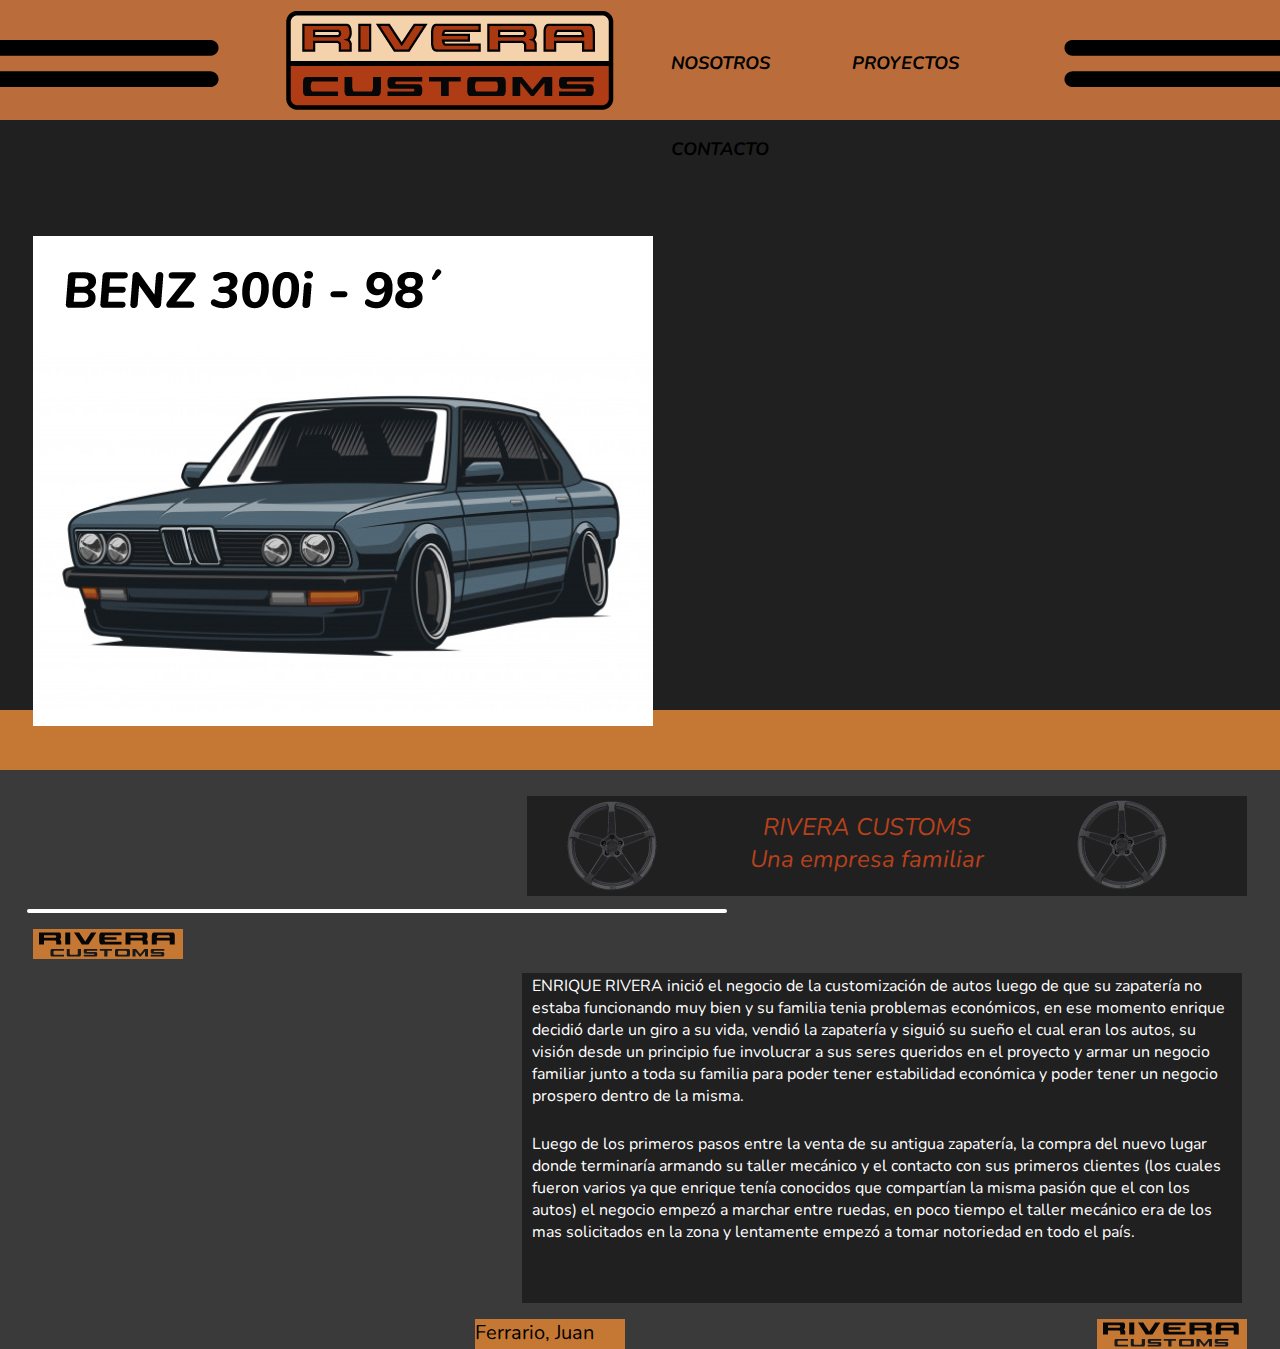
<file: index.html>
<!DOCTYPE html>
<html>
<head>
  <meta charset="utf-8">
	<title>index</title>
	<link rel="stylesheet" href="responsiveslides.css">
	<link rel="stylesheet" type="text/css" href="css/estilo1.css">
  <script src="http://ajax.googleapis.com/ajax/libs/jquery/3.0.0/jquery.min.js"></script>
  <script src="responsiveslides.min.js"></script>
<script>

    $(function () {

      // Slideshow 1
      $("#slider1").responsiveSlides({
        maxwidth: 800,
        speed: 600
      });

    });
  
</script>
</head>

<body>
<main>

   <header>

    <div id="deco1"></div>
    <div id="deco2"></div>

    <div id="logo"></div>

    <nav>
     <ul id="boton">
     <li><a href="nosotros.html">NOSOTROS</a></li>
     <li><a href="proyectos.html">PROYECTOS</a></li>
     <li><a href="contacto.html">CONTACTO</a></li>
     </ul>




     </nav>  




   </header>

     <section>

      <div id="wrapper">
        
      <ul class="rslides" id="slider1">
      <li><img src="img/auto1.jpg" alt=""></li>
      <li><img src="img/auto2.jpg" alt=""></li>
      <li><img src="img/auto3.jpg" alt=""></li>
      </ul>

      </div>

      <div id="boxindex">
        <div id="rueda1"></div>
        <p class="indextitulo">RIVERA CUSTOMS<br>Una empresa familiar</p>
        <div id="rueda2"></div>
        </div>

      <div id="lineaindex"></div>  

      <div id="boxtexto1">
      
      <p class="textoindex">ENRIQUE RIVERA inició el negocio de la customización de autos luego de que su zapatería no estaba funcionando muy bien y su familia tenia problemas económicos, en ese momento enrique decidió darle un giro a su vida, vendió la zapatería y siguió su sueño el cual eran los autos, su visión desde un principio fue involucrar a sus seres queridos en el proyecto y armar un negocio familiar junto a toda su familia para poder tener estabilidad económica y poder tener un negocio prospero dentro de la misma.</p>
      <br>
      <p class="textoindex">Luego de los primeros pasos entre la venta de su antigua zapatería, la compra del nuevo lugar donde terminaría armando su taller mecánico y el contacto con sus primeros clientes (los cuales fueron varios ya que enrique tenía conocidos que compartían la misma pasión que el con los autos) el negocio empezó a marchar entre ruedas, en poco tiempo el taller mecánico era de los mas solicitados en la zona y lentamente empezó a tomar notoriedad en todo el país.</p>

     </div>


     </section>


       <footer>
        <div id="boxfooter1"></div>
        <div id="boxfooter2"><a class="micrositio" href="relevamiento.html"><p class="juantexto">Ferrario, Juan</p></a></div>
        <div id="boxfooter3"></div>

       </footer>
 
 </main>





</body>
</html>
</file>
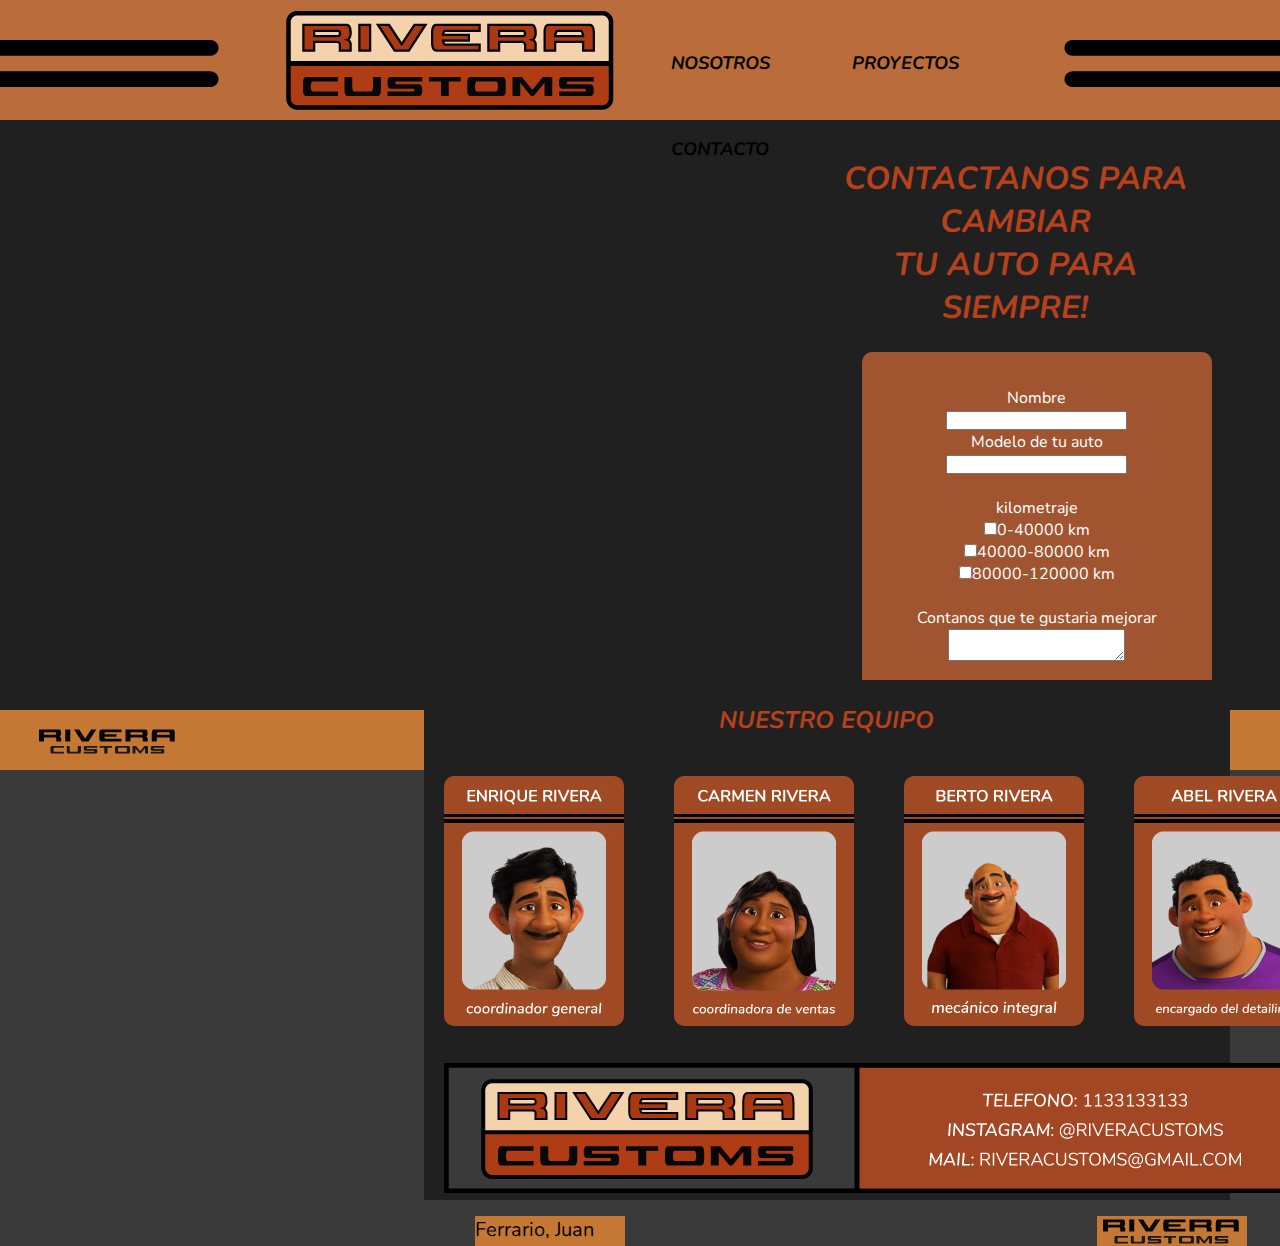
<file: contacto.html>
<!DOCTYPE html>
<html>
<head>
	<title>contacto</title>
	<meta charset="utf-8">
	<link rel="stylesheet" type="text/css" href="css/estilo1.css">

</head>
<body>
<main>

   <header>

    <div id="deco1"></div>
    <div id="deco2"></div>

    <a href="index.html"><div id="logo"></div></a>

    <nav>
     <ul id="boton">
     <li><a href="nosotros.html">NOSOTROS</a></li>
     <li><a href="proyectos.html">PROYECTOS</a></li>
     <li><a href="contacto.html">CONTACTO</a></li>
     </ul>




     </nav>  




   </header>

     <section>

     <div id="form">
       
     <h1 class="titulocont">CONTACTANOS PARA CAMBIAR
     <br> 
     TU AUTO PARA SIEMPRE!</h1>
       <form method="post" action="mailto:correo@gmail.com">
       <label class="nunito">Nombre</label>
       <br>
       <input type="text" name="nombre" class="cajitas">
         <br>

       <label class="nunito">Modelo de tu auto</label>
       <br>
       <input type="text" name="cajitas">
         <br>
         <br>
         <label class="nunito">kilometraje</label>
         <br>
         <input type="checkbox" name="1"  value="km">0-40000 km</input>
         <br>
         <input type="checkbox"  name="2" value="km">40000-80000 km</input>
         <br>
         <input type="checkbox"  name="3" value="km">80000-120000 km</input>
         <br>

         <br>
         <label class="nunito">Contanos que te gustaria mejorar</label>
         <br>
         <textarea></textarea>

         <br>
         <input type="submit" name="enviar" value="Enviar formulario" class="boton">


         </form>  
      
     </article>

     </div>

     <div id="contacto1">
     
     <p class="titulocont2">NUESTRO EQUIPO</p>
     
     <div id="boxequipo1"></div>
     <div id="boxequipo2"></div>
     <div id="boxequipo3"></div>
     <div id="boxequipo4"></div>
     <div id="boxcontacto"></div>
     
     </div>
     
     </section>


       <footer>
        <div id="boxfooter1"></div>
        <div id="boxfooter2"><a class="micrositio" href="relevamiento.html"><p class="juantexto">Ferrario, Juan</p></a></div>
        <div id="boxfooter3"></div>

       </footer>
 
 </main>

</body>
</html>
</file>
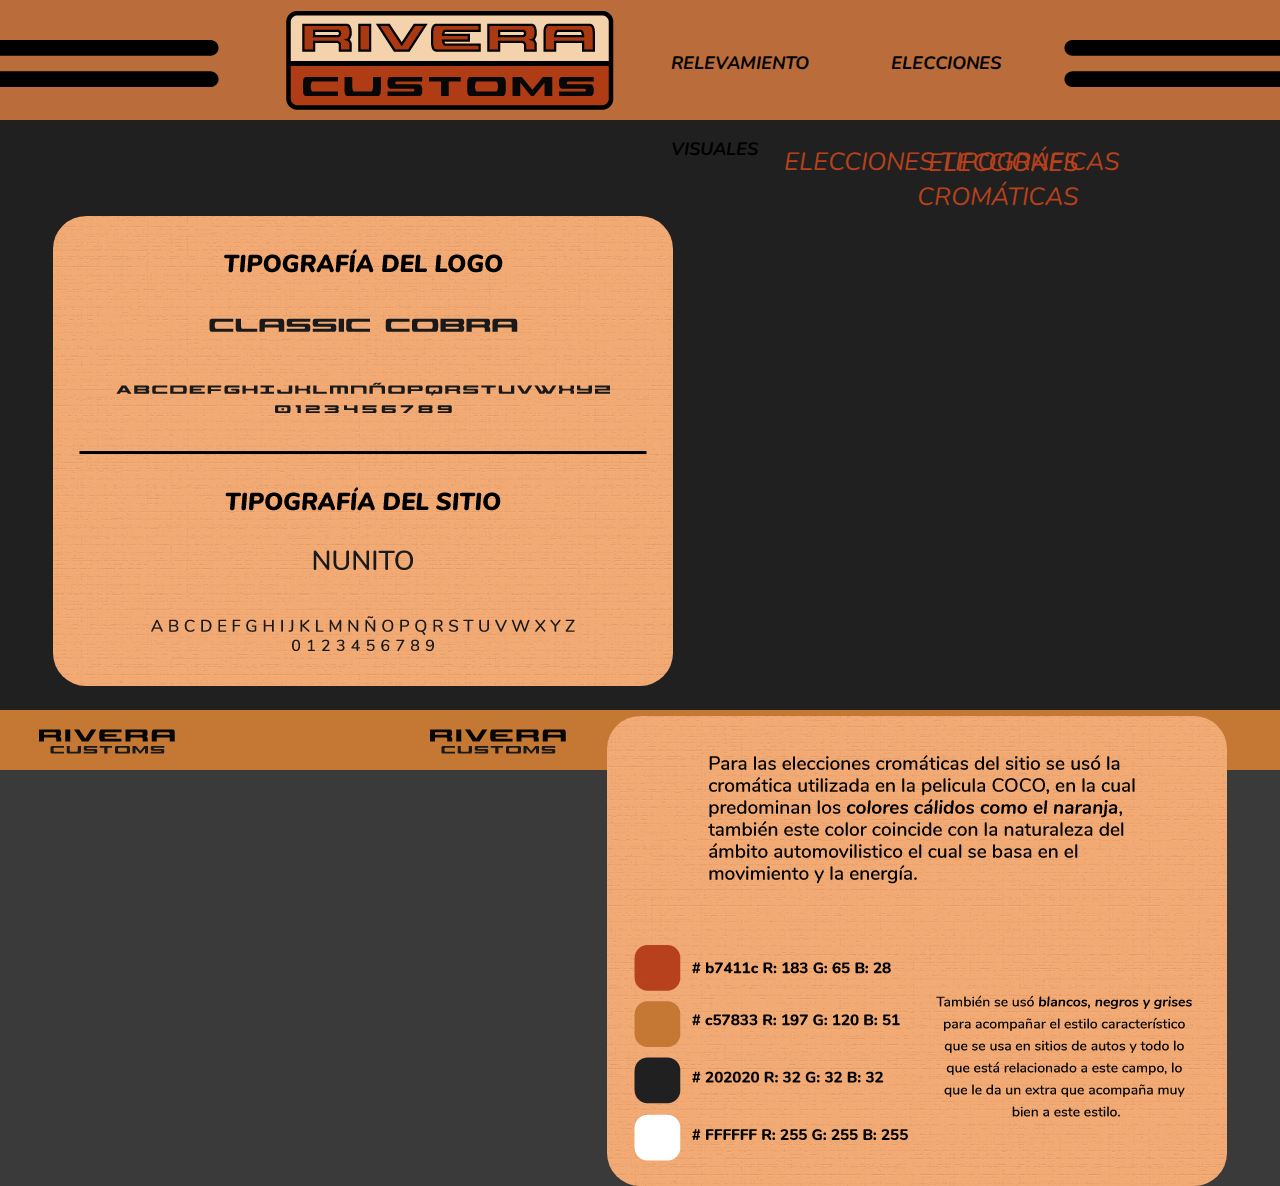
<file: elecciones.html>
<!DOCTYPE html>
<html>
<head>
	<title>elecciones</title>
	<meta charset="utf-8">
	<link rel="stylesheet" type="text/css" href="css/estilo1.css">

</head>
<body>
<main>

   <header>

    <div id="deco1"></div>
    <div id="deco2"></div>

    <a href="index.html"><div id="logo"></div></a>

    <nav>
     <ul id="boton">
     <li><a href="relevamiento.html">RELEVAMIENTO</a></li>
     <li><a href="elecciones.html">ELECCIONES</a></li>
     <li><a href="visuales.html">VISUALES</a></li>
     </ul>




     </nav>  




   </header>

     <section>

     <p class="tituloelecciones1">ELECCIONES TIPOGRÁFICAS</p>
     <div id="boxelecciones1"></div>
     <p class="tituloelecciones2">ELECCIONES CROMÁTICAS</p>
     <div id="boxelecciones2"></div>



     </section>


       <footer>
        <div id="boxfooter1"></div>
        
        <div id="boxfooter3"></div>

       </footer>
 
 </main>

<script src="js/lightbox-plus-jquery.min.js"></script>



</body>
</html>
</file>
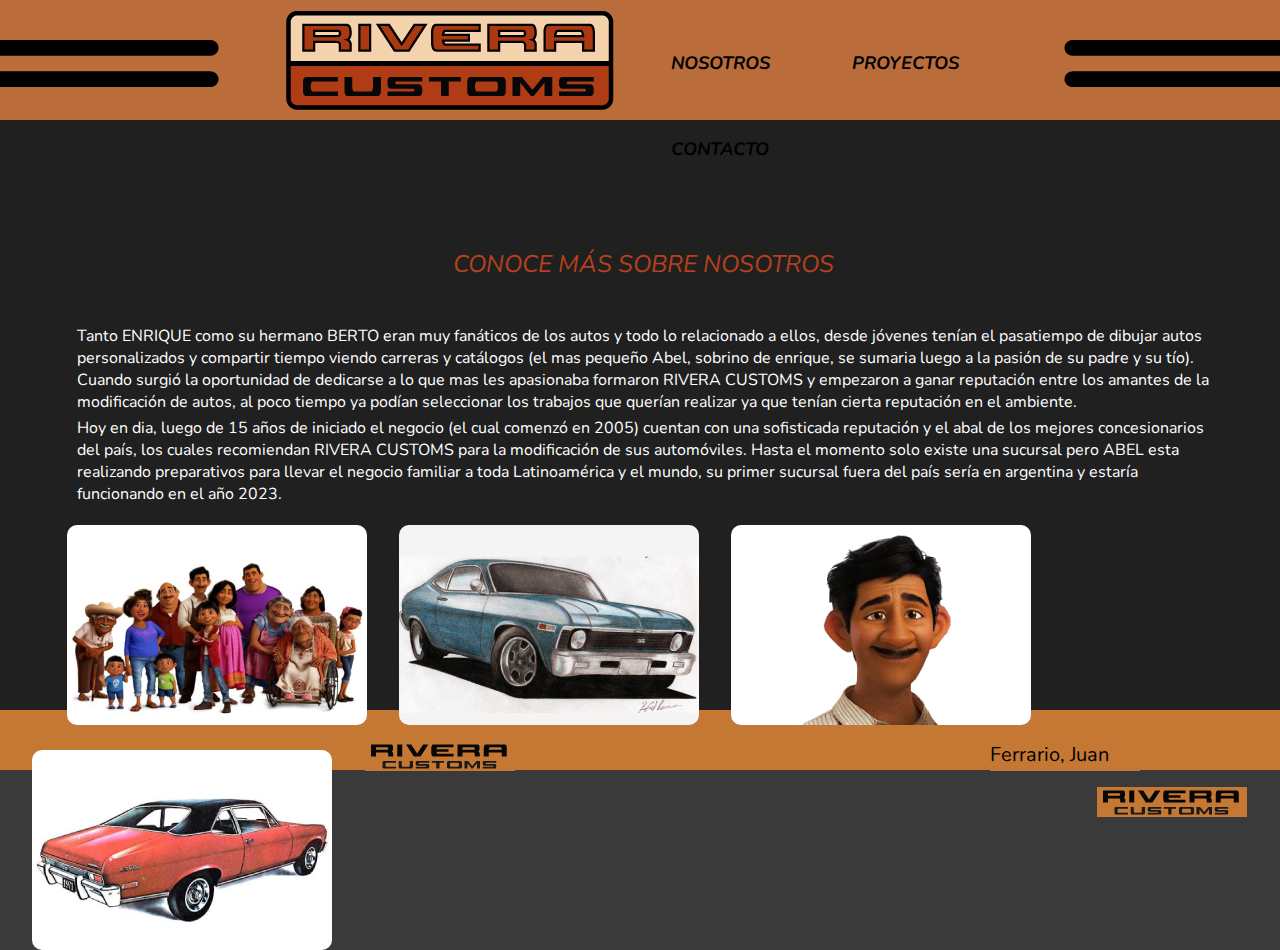
<file: nosotros.html>
<!DOCTYPE html>
<html>
<head>
	<title>nosotros</title>
	<meta charset="utf-8">
	<link rel="stylesheet" type="text/css" href="css/estilo1.css">
    
</head>
<body>
<main>

   <header>

    <div id="deco1"></div>
    <div id="deco2"></div>

    <a href="index.html"><div id="logo"></div></a>

    <nav>
     <ul id="boton">
     <li><a href="nosotros.html">NOSOTROS</a></li>
     <li><a href="proyectos.html">PROYECTOS</a></li>
     <li><a href="contacto.html">CONTACTO</a></li>
     </ul>




     </nav>  




   </header>

     <section>
     
     <div id="nostitulo">
        <p class="nostit">CONOCE MÁS SOBRE NOSOTROS</p>
     </div>
     
     <div id="textonosotros">

     <p class="textoindex">Tanto ENRIQUE como su hermano BERTO eran muy fanáticos de los autos y todo lo relacionado a ellos, desde jóvenes tenían el pasatiempo de dibujar autos personalizados y compartir tiempo viendo carreras y catálogos (el mas pequeño Abel, sobrino de enrique, se sumaria luego a la pasión de su padre y su tío). Cuando surgió la oportunidad de dedicarse a lo que mas les apasionaba formaron RIVERA CUSTOMS y empezaron a ganar reputación entre los amantes de la modificación de autos, al poco tiempo ya podían seleccionar los trabajos que querían realizar ya que tenían cierta reputación en el ambiente.</p>

     <p class="textoindex">Hoy en dia, luego de 15 años de iniciado el negocio (el cual comenzó en 2005) cuentan con una sofisticada reputación y el abal de los mejores concesionarios del país, los cuales recomiendan RIVERA CUSTOMS para la modificación de sus automóviles. Hasta el momento solo existe una sucursal pero ABEL esta realizando preparativos para llevar el negocio familiar a toda Latinoamérica y el mundo, su primer sucursal fuera del país sería en argentina y estaría funcionando en el año 2023.</p>
     <br>

     </div>

     <div id="foto1nos"></div>

     <div id="foto2nos"></div>

     <div id="foto3nos"></div>
     
     <div id="foto4nos"></div>



     </section>


       <footer>
        <div id="boxfooter1"></div>
        <div id="boxfooter2"><a class="micrositio" href="relevamiento.html"><p class="juantexto">Ferrario, Juan</p></a></div>
        <div id="boxfooter3"></div>

       </footer>
 
 </main>

</body>
</html>
</file>
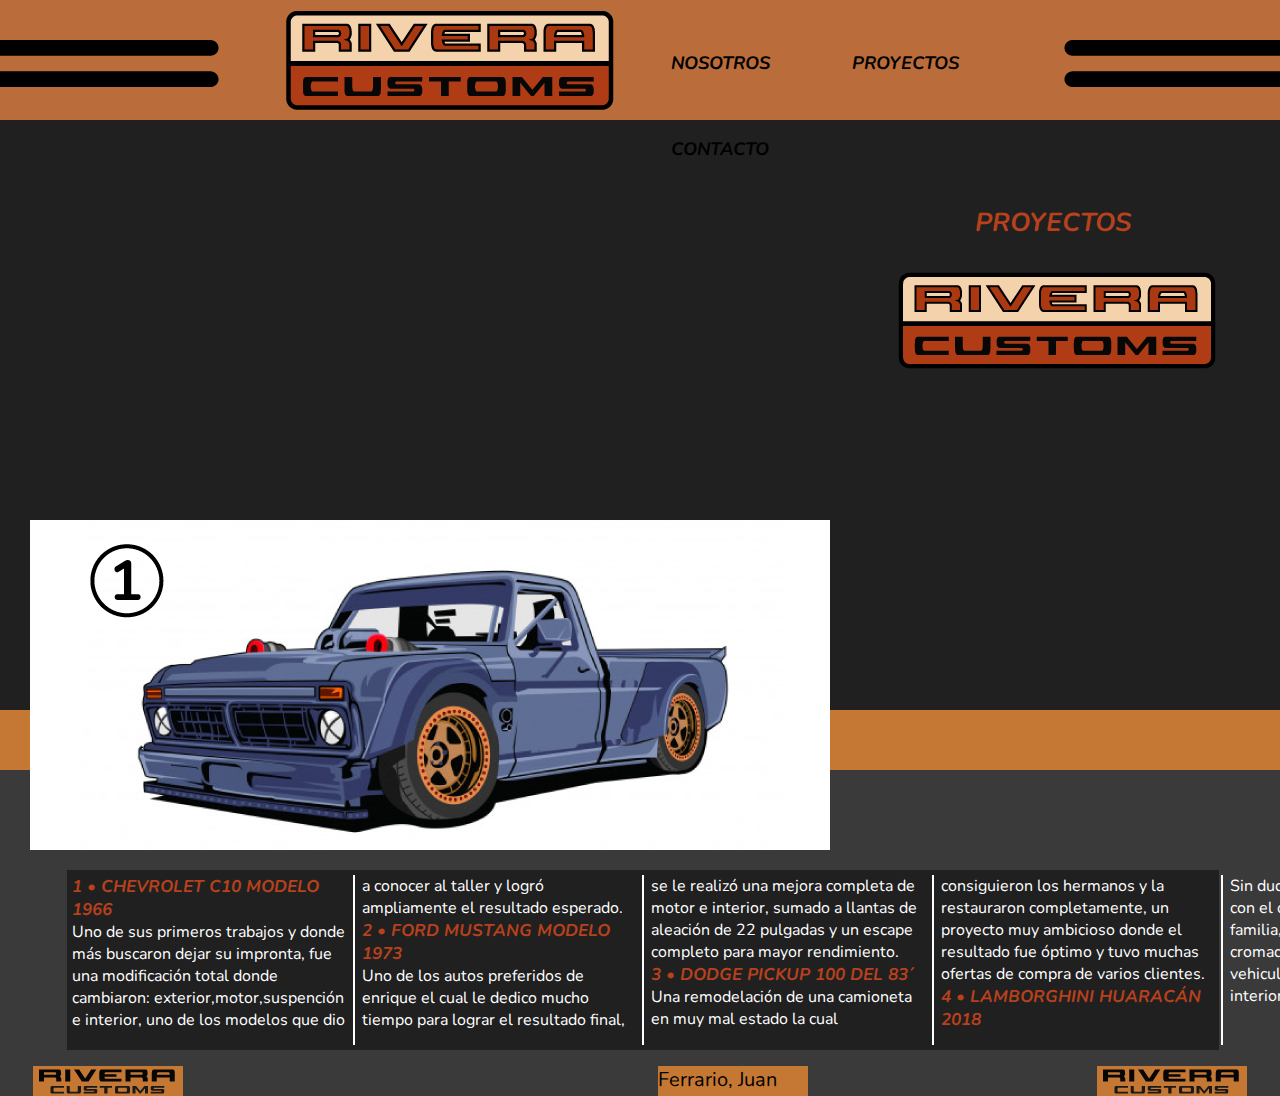
<file: proyectos.html>
<!DOCTYPE html>
<html>
<head>
    <title>proyectos</title>
	<meta charset="utf-8">
    <link rel="stylesheet" href="responsiveslides.css">
	<link rel="stylesheet" type="text/css" href="css/estilo1.css">
    <script src="http://ajax.googleapis.com/ajax/libs/jquery/3.0.0/jquery.min.js"></script>
  <script src="responsiveslides.min.js"></script>
<script>

    $(function () {

      // Slideshow 1
      $("#slider1").responsiveSlides({
        maxwidth: 800,
        speed: 600
      });

    });
  
</script>
</head>
<body>
<main>

   <header>

    <div id="deco1"></div>
    <div id="deco2"></div>

    <a href="index.html"><div id="logo"></div></a>

    <nav>
     <ul id="boton">
     <li><a href="nosotros.html">NOSOTROS</a></li>
     <li><a href="proyectos.html">PROYECTOS</a></li>
     <li><a href="contacto.html">CONTACTO</a></li>
     </ul>




     </nav> 

   </header>

     <section>

     <div id="proyectotitulo">
        <h1 class="tituloproy">PROYECTOS</h1>
         <div id="proyectologo"></div>

     </div> 

     <div id="galeriaproyectos">
         
         <ul class="rslides" id="slider1">
         <li><img src="img/carro1.jpg" alt=""></li>
         <li><img src="img/carro2.jpg" alt=""></li>
         <li><img src="img/carro3.jpg" alt=""></li>
         <li><img src="img/carro4.jpg" alt=""></li>
         </ul>
     </div>
    
     <div id="textoproyectos">
       
     <p><p class="proynombres">1 • CHEVROLET C10 MODELO 1966</p>Uno de sus primeros trabajos y donde más buscaron dejar su impronta, fue una modificación total donde cambiaron: exterior,motor,suspención e interior, uno de los modelos que dio a conocer al taller y logró ampliamente el resultado esperado.
     <p class="proynombres">2 • FORD MUSTANG MODELO 1973</p>Uno de los autos preferidos de enrique el cual le dedico mucho tiempo para lograr el resultado final, se le realizó una mejora completa de motor e interior, sumado a llantas de aleación de 22 pulgadas y un escape completo para mayor rendimiento.
     <p class="proynombres">3 • DODGE PICKUP 100 DEL 83´</p>Una remodelación de una camioneta en muy mal estado la cual consiguieron los hermanos y la restauraron completamente, un proyecto muy ambicioso donde el resultado fue óptimo y tuvo muchas ofertas de compra de varios clientes.
     <p class="proynombres">4 • LAMBORGHINI HUARACÁN 2018</p>Sin dudas, el modelo más sofisticado con el cual les toco trabajar a la familia, realizaron un proceso de cromado en todo el exterior del vehiculo y cambiaron las llantas y el interior, logrando mejorar notablemente la apariencia del mismo.</p>

     </div>
      

     </section>


       <footer>
        <div id="boxfooter1"></div>
        <div id="boxfooter2"><a class="micrositio" href="relevamiento.html"><p class="juantexto">Ferrario, Juan</p></a></div>
        <div id="boxfooter3"></div>

       </footer>
 
 </main>

</body>
</html>
</file>
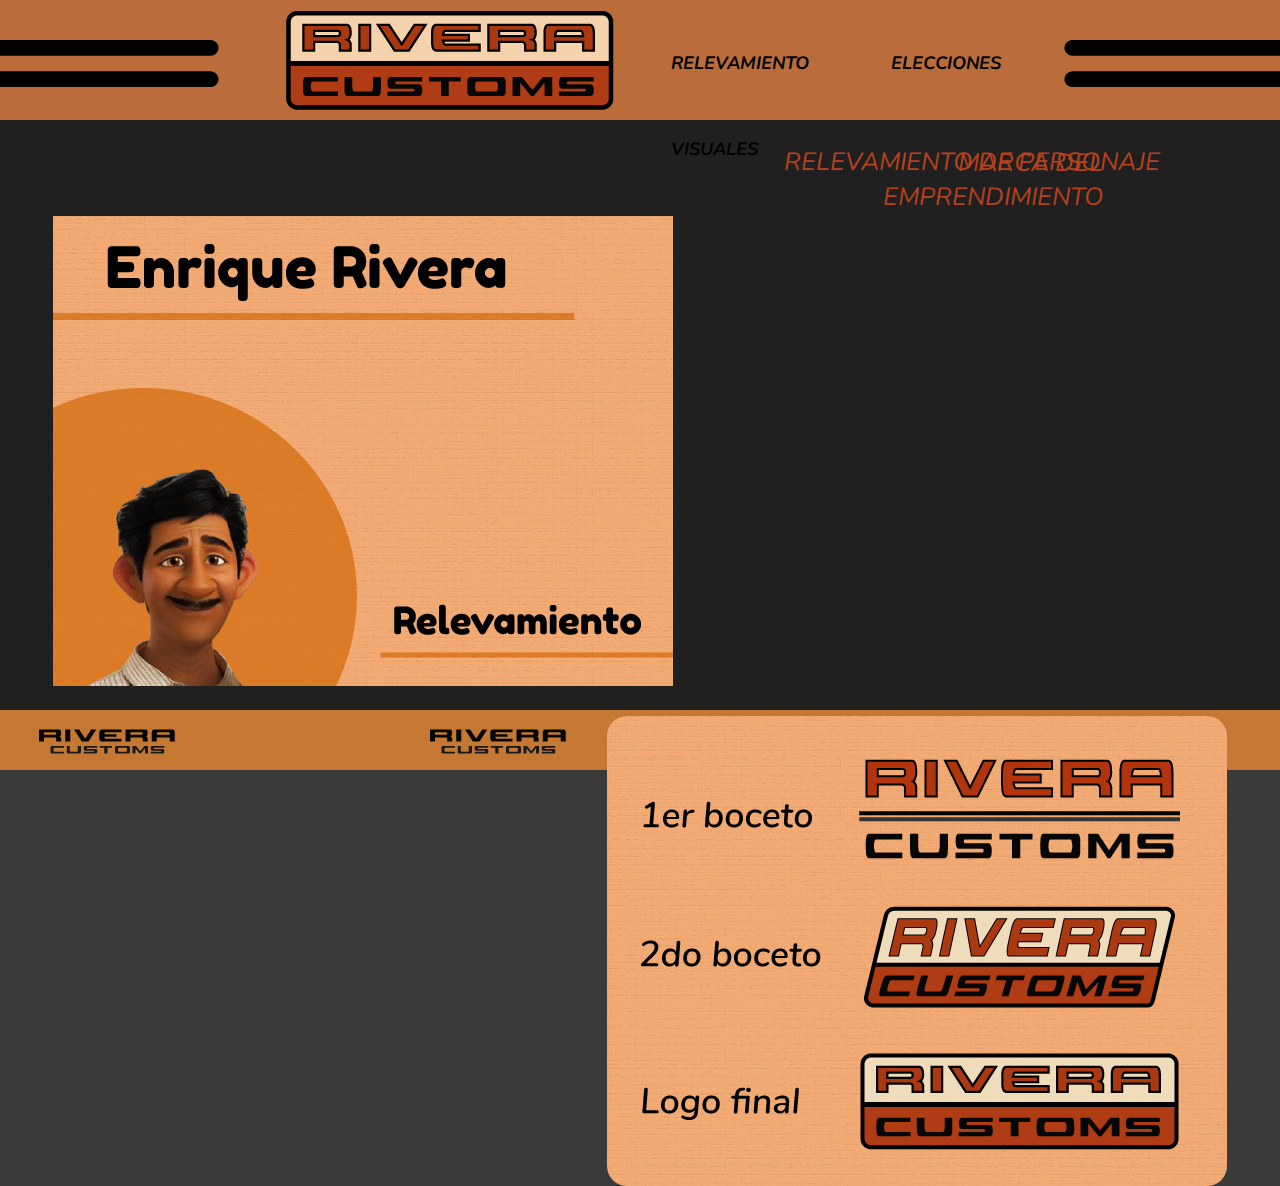
<file: relevamiento.html>
<!DOCTYPE html>
<html>
<head>
	<title>relevamiento</title>
	<meta charset="utf-8">
	<link rel="stylesheet" type="text/css" href="css/estilo1.css">
  <link href="css/lightbox.css" rel="stylesheet" />

</head>
<body>
<main>

   <header>

    <div id="deco1"></div>
    <div id="deco2"></div>

    <a href="index.html"><div id="logo"></div></a>

    <nav>
     <ul id="boton">
     <li><a href="relevamiento.html">RELEVAMIENTO</a></li>
     <li><a href="elecciones.html">ELECCIONES</a></li>
     <li><a href="visuales.html">VISUALES</a></li>
     </ul>




     </nav>  

   </header>

   <section>

      <p class="titulorelevamiento1">RELEVAMIENTO DE PERSONAJE</p>
      <div id="boxrelevamiento1">
        <a href="img/relevamiento1.jpg" data-lightbox="wireframe" data-title="">
        <img src="img/relev1.jpg">
  
        <a href="img/relevamiento2.jpg" data-lightbox="wireframe" data-title="">
        </a>

        <a href="img/relevamiento3.jpg" data-lightbox="wireframe" data-title="">
        </a>

        <a href="img/relevamiento4.jpg" data-lightbox="wireframe" data-title="">
        </a>

        <a href="img/relevamiento5.jpg" data-lightbox="wireframe"
        data-title="">
        </a>

        </a>

      </div>

      <p class="titulorelevamiento2">MARCA DEL EMPRENDIMIENTO</p>
      <div id="boxrelevamiento2"></div>

   </section>


       <footer>
        <div id="boxfooter1"></div>

        <div id="boxfooter3"></div>

       </footer>
 
 </main>

<script src="js/lightbox-plus-jquery.min.js"></script>



</body>
</html>
</file>
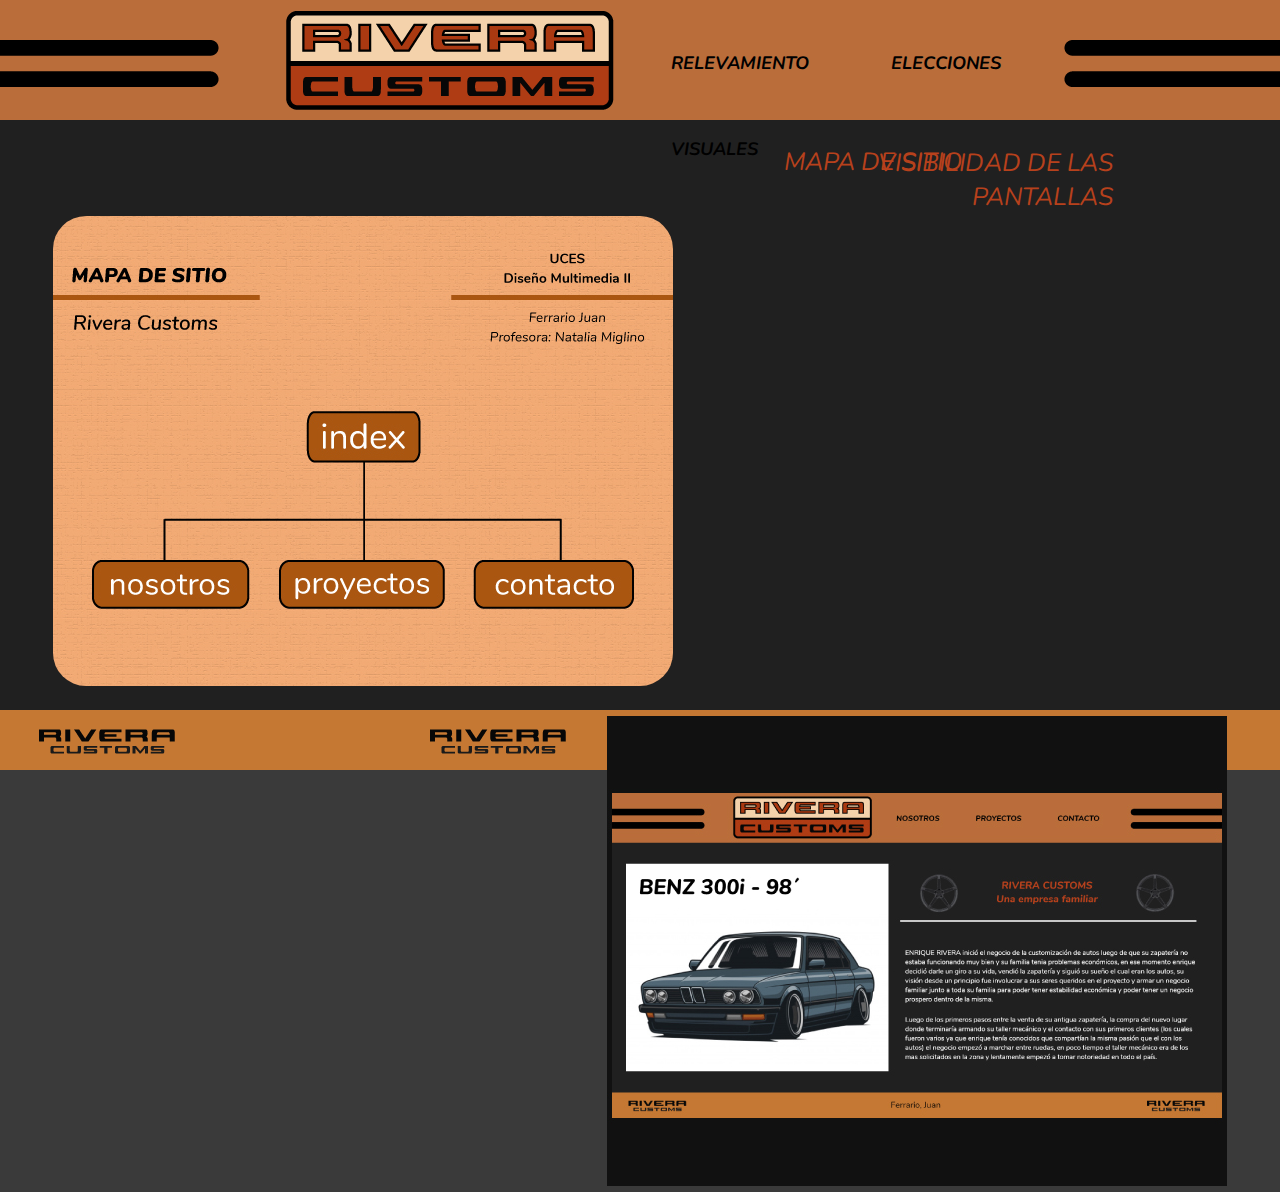
<file: visuales.html>
<!DOCTYPE html>
<html>
<head>
	<title>visuales</title>
	<meta charset="utf-8">
	<link rel="stylesheet" type="text/css" href="css/estilo1.css">
  <link href="css/lightbox.css" rel="stylesheet" />

</head>
<body>
<main>

   <header>

    <div id="deco1"></div>
    <div id="deco2"></div>

    <a href="index.html"><div id="logo"></div></a>

    <nav>
     <ul id="boton">
     <li><a href="relevamiento.html">RELEVAMIENTO</a></li>
     <li><a href="elecciones.html">ELECCIONES</a></li>
     <li><a href="visuales.html">VISUALES</a></li>
     </ul>




     </nav>  

   </header>

   <section>

      <p class="titulovisuales1">MAPA DE SITIO</p>
      <div id="boxvisuales1">
        

      </div>

      <p class="titulovisuales2">VISIBILIDAD DE LAS PANTALLAS</p>
      <div id="boxvisuales2">
        <a href="img/pantalla1.jpg" data-lightbox="wireframe" data-title="INDEX">
        <img src="img/panta1.jpg">
  
        <a href="img/pantalla2.jpg" data-lightbox="wireframe" data-title="NOSOTROS">
        </a>

        <a href="img/pantalla3.jpg" data-lightbox="wireframe" data-title="PROYECTOS">
        </a>

        <a href="img/pantalla4.jpg" data-lightbox="wireframe" data-title="CONTACTO">
        </a>

        </a>

      </div>

   </section>


       <footer>
        <div id="boxfooter1"></div>

        <div id="boxfooter3"></div>

       </footer>
 
 </main>

<script src="js/lightbox-plus-jquery.min.js"></script>



</body>
</html>
</file>
<file: responsiveslides.css>
/*! http://responsiveslides.com v1.55 by @viljamis */

.rslides {
  position: relative;
  list-style: none;
  overflow: hidden;
  width: 100%;
  padding: 0;
  margin: 0;
  }

.rslides li {
  -webkit-backface-visibility: hidden;
  position: absolute;
  display: none;
  width: 100%;
  left: 0;
  top: 0;
  }

.rslides li:first-child {
  position: relative;
  display: block;
  float: left;
  }

.rslides img {
  display: block;
  height: auto;
  float: left;
  width: 100%;
  border: 0;
  }
</file>
<file: css/estilo1.css>
@import url('https://fonts.googleapis.com/css2?family=Nunito&display=swap');

@import url('https://fonts.googleapis.com/css2?family=Nunito:ital,wght@1,800&display=swap');

*{
	margin: 0px;
	padding: 0px;
	box-sizing: border-box;
}

body{
background-color:#3a3a3a;
font-family: 'nunito', sans-serif;

}

main{
	margin-left: auto;
	margin-right: auto;
	width: 100%;
	height: 770px;
	background-color: #000000;
}

header{
	margin-left: auto;
	margin-right: auto;
	width: 100%;
	height: 120px;
	background-color: #ba6d3a;
}

nav{
	width: 100%;
	height: 80px;
	padding-top: 15px;
	background-color:#ba6d3a;
}

footer{
	width: 100%;
	height: 60px;
	background-color:#c57833;
}

section{
	width: 100%;
	height: 590px;
	background-color:#202020;
}

#deco1{
	width: 230px;
	height:100px;
	background-color:#ba6d3a;
	float: left;
	margin-top: 13px;
	background-image: url(../img/deco.png);
}

#deco2{
	width: 230px;
	height:100px;
	background-color:#ba6d3a;
	float: right;
	margin-top: 13px;
	background-image: url(../img/deco2.png);
}

#logo{
	width: 330px;
	height:100px;
	background-color:#ba6d3a;
	float: left;
	margin-left:55px;
	margin-top: 10px;
	background-image: url(../img/logorivera.png);
}

#boton li {
 display: inline;
}

#boton li a {
 font-size: 18px;
 text-decoration: none;
 float: left;
 padding: 2%;
 padding-top: 36px;
 padding-left: 56px;
 color: #000000;
 font-family: 'Nunito',sans-serif;
 font-weight: bold;
 font-style: italic;
 }

#wrapper{
 	width: 620px;
	height: 490px;
	background-color:#202020;
	border-radius:33px;
	float: left;
	margin-left:33px;
	margin-top: 50px;

 }

 #boxindex{
 	width: 720px;
	height: 100px;
	background-color:#202020;
	float: right;
	margin-right:33px;
	margin-top: 70px; 	
 }

 #lineaindex{
 	width: 700px;
	height: 4px;
	float: left;
	background-color:#ffffff;
	margin-left:27px;
	margin-top: 13px; 
	border-radius: 13px;	
 }

  #rueda1{
 	width: 90px;
	height: 90px;
	background-color:#202020;
	float: left;
	margin-left:40px;
	margin-top: 5px;
	background-image: url(../img/rueda1.png); 	
 }

   #rueda2{
 	width: 90px;
	height: 90px;
	background-color:#202020;
	float: right;
	margin-right:80px;
	margin-top: -75px; 
	background-image: url(../img/rueda1.png); 	
 }

 .indextitulo{
	font-size:24px;
	text-align: center;
	margin-right:170px;
	margin-top: 15px;
    font-style: italic;
    color:#b7411c;
}

 #boxtexto1{
 	width: 720px;
	height: 330px;
	background-color:#202020;
	float: right;
	margin-right:38px;
	margin-top: 60px;

 }

#boxfooter1{
 	width: 150px;
	height: 30px;
	background-color:#c57833;
	float: left;
	margin-left:33px;
	margin-top: 16px;
	background-image: url(../img/riveracustoms.png);

 }

#boxfooter2{
 	width: 150px;
	height: 30px;
	background-color:#c57833;
	float: left;
	margin-left:475px;
	margin-top: 16px;

 }

.juantexto{
 	font-family: 'nunito', sans-serif;
 	font-size: 20px;
 	color:#000000;
 }

#boxfooter3{
 	width: 150px;
	height: 30px;
	background-color:#c57833;
	float: right;
	margin-right:33px;
	margin-top: 16px;
	background-image: url(../img/riveracustoms.png);

 }

#nostitulo{
	width: 90%;
	height: 100px;
	background-color:#202020;
	float: left;
	margin-left:67px;
	margin-top: 47px;
}

.nostit{
	font-size:24px;
	margin-top:15px;
	text-align: center;
    font-style: italic;
    color:#b7411c;
}

#textonosotros{
	width: 90%;
	height: 177px;
	background-color:#202020;
	float: left;
	margin-left:67px;
	margin-top: -10px;
}

#foto1nos{
	width:300px;
	height:200px;
	background-color:#ffffff;
	float: left;
	margin-left:67px;
	margin-top: 25px;
	border-radius: 10px;
	background-image: url(../img/nos1.jpg);
}

#foto2nos{
	width:300px;
	height:200px;
	background-color:#ffffff;
	float: left;
	margin-left:32px;
	margin-top: 25px;
	border-radius: 10px;
	background-image: url(../img/nos2.jpg);
}

#foto3nos{
	width:300px;
	height:200px;
	background-color:#ffffff;
	float: left;
	margin-left:32px;
	margin-top: 25px;
	border-radius: 10px;
	background-image: url(../img/nos3.jpg);
}

#foto4nos{
	width:300px;
	height:200px;
	background-color:#ffffff;
	float: left;
	margin-left:32px;
	margin-top: 25px;
	border-radius: 10px;
	background-image: url(../img/nos4.jpg);
}

#proyectotitulo{
	width: 420px;
	height: 330px;
	background-color:#202020;
	float: left;
	margin-left:55px;
	margin-top:35px;

}

#proyectologo{
	width: 320px;
	height: 130px;
	background-color:#202020;
	float: left;
	margin-left:47px;
	margin-top:15px;
	background-image: url(../img/logoproyectos.png);

}

.tituloproy{
	font-family: nunito;
	font-size: 26px;
	font-style: italic;
	margin-left: 125px;
	margin-top: 50px;
	color:#b7411c;
}

#galeriaproyectos{
	width: 800px;
	height: 330px;
	background-color:#ffffff;
	float: left;
	margin-left:30px;
	margin-top:35px;
	border-radius: 10px; 
}

#textoproyectos{
	width: 90%;
	height: 180px;
	background-color:#202020;
	float: left;
	margin-left:67px;
	margin-top: 20px;
	color:#ffffff;
	column-count: 4;
	column-rule: 2px solid white;
	padding: 5px;
}

.proynombres{
 	font-family: 'nunito', sans-serif;
 	font-size: 17px;
 	font-weight: bold;
 	font-style: italic;
 	color:#b7411c;
 }

#form{
	width: 27%;
	height: 480px;
	background-color:#202020;
	color:#ffffff;
	float: left;
	margin-left:47px;
	margin-top: 55px;
}

#contacto1{
	width: 63%;
	height: 520px;
	background-color:#202020;
	float: right;
	margin-right:50px;
	margin-top: 25px;
	font-size: 24px;
	color:#ffffff;
}


.textoindex{
	font-family: nunito;
	font-size: 16px;
	padding:2px;
	padding-left: 10px;
	padding-right: 10px;
	color:#ffffff;
}

.titulocontacto{
	font-family: nunito;
	font-size: 27px;
	padding:3px;
	margin-left: 97px;
	padding-bottom: 20px;
	color:#ffffff;
	margin-top: -20px;
	font-style: italic;
}

.titulocont{
    text-align: center;
    margin-left:2px;
    font-style: italic;
    color:#b7411c;
    margin-top:-18px;
}

.titulocont2{
    text-align: center;
    margin-top: 40px;
    font-weight: bold;
    font-style: italic;
    color:#b7411c;
    margin-top: 24px;
}

form{
	width: 350px;
	background-color: #a05530;
	margin-bottom: 80px;
	padding: 10%;
	text-align: center;
	border-radius: 10px;
	margin-left:20px;
	margin-top: 23px;
	color:#ffffff;
}

.boton{
	width: 150px;
	font-family: 'Nunito', sans-serif;
	height: 40px;
	background-color: #1b1b1b;
	color: #ffffff;
	border-radius: 7px;
	margin-top: 13px;
	margin-left: 12px;
}

#boxequipo1{
	width: 180px;
	height: 250px;
	margin-top: 40px;
	margin-left: 20px;
	background-color: #ffffff;
	border-radius: 10px;
	background-image: url(../img/equipo1.jpg);
}

#boxequipo2{
	width: 180px;
	height: 250px;
	margin-top: -250px;
	margin-left: 250px;
	background-color: #ffffff;
	border-radius: 10px;
	background-image: url(../img/equipo2.jpg);
}

#boxequipo3{
	width: 180px;
	height: 250px;
	margin-top: -250px;
	margin-left: 480px;
	background-color: #ffffff;
	border-radius: 10px;
	background-image: url(../img/equipo3.jpg);
}

#boxequipo4{
	width: 180px;
	height: 250px;
	margin-top: -250px;
	margin-left: 710px;
	background-color: #ffffff;
	border-radius: 10px;
	background-image: url(../img/equipo4.jpg);
}

#boxcontacto{
	width: 870px;
	height: 130px;
	margin-top: 37px;
	margin-left: 20px;
	background-color: #ffffff;
	background-image: url(../img/contacto.jpg);
}

.micrositio{
	text-decoration: none;
}

.titulorelevamiento1{
	font-size: 25px;
	text-align: left;
    margin-left:152px;
    font-style: italic;
    color:#b7411c;
    padding-top: 25px;
}

#boxrelevamiento1{
	width: 620px;
	height: 470px;
	background-color:#ffffff;
	float: left;
	margin-left:53px;
	margin-top: 30px;
	border-radius: 20px;
}

.titulorelevamiento2{
	font-size: 25px;
	text-align: right;
    margin-right:177px;
    font-style: italic;
    color:#b7411c;
    margin-top: -33px;
}

#boxrelevamiento2{
	width: 620px;
	height: 470px;
	background-color:#ffffff;
	float: right;
	margin-right:53px;
	margin-top: 30px;
	border-radius: 20px;
	background-image: url(../img/marca1.jpg);
}

#boxvisuales1{
	width: 620px;
	height: 470px;
	background-color:#ffffff;
	float: left;
	margin-left:53px;
	margin-top: 30px;
	border-radius: 33px;
	background-image: url(../img/mapasitio1.jpg);
}

#boxvisuales2{
	width: 620px;
	height: 470px;
	background-color:#ffffff;
	float: right;
	margin-right:53px;
	margin-top: 30px;
}

.titulovisuales1{
	font-size: 25px;
	text-align: left;
    margin-left:267px;
    font-style: italic;
    color:#b7411c;
    padding-top: 25px;
}

.titulovisuales2{
	font-size: 25px;
	text-align: right;
    margin-right:167px;
    font-style: italic;
    color:#b7411c;
    margin-top: -33px;
}

.tituloelecciones1{
	font-size: 25px;
	text-align: left;
    margin-left:167px;
    font-style: italic;
    color:#b7411c;
    padding-top: 25px;
}

.tituloelecciones2{
	font-size: 25px;
	text-align: right;
    margin-right:202px;
    font-style: italic;
    color:#b7411c;
    margin-top: -33px;
}

#boxelecciones1{
	width: 620px;
	height: 470px;
	float: left;
	margin-left:53px;
	margin-top: 30px;
	border-radius: 33px;
	background-image: url(../img/tipo1.jpg);
}

#boxelecciones2{
	width: 620px;
	height: 470px;
	float: right;
	margin-right:53px;
	margin-top: 30px;
	border-radius: 33px;
	background-image: url(../img/crom1.jpg);
}
</file>
